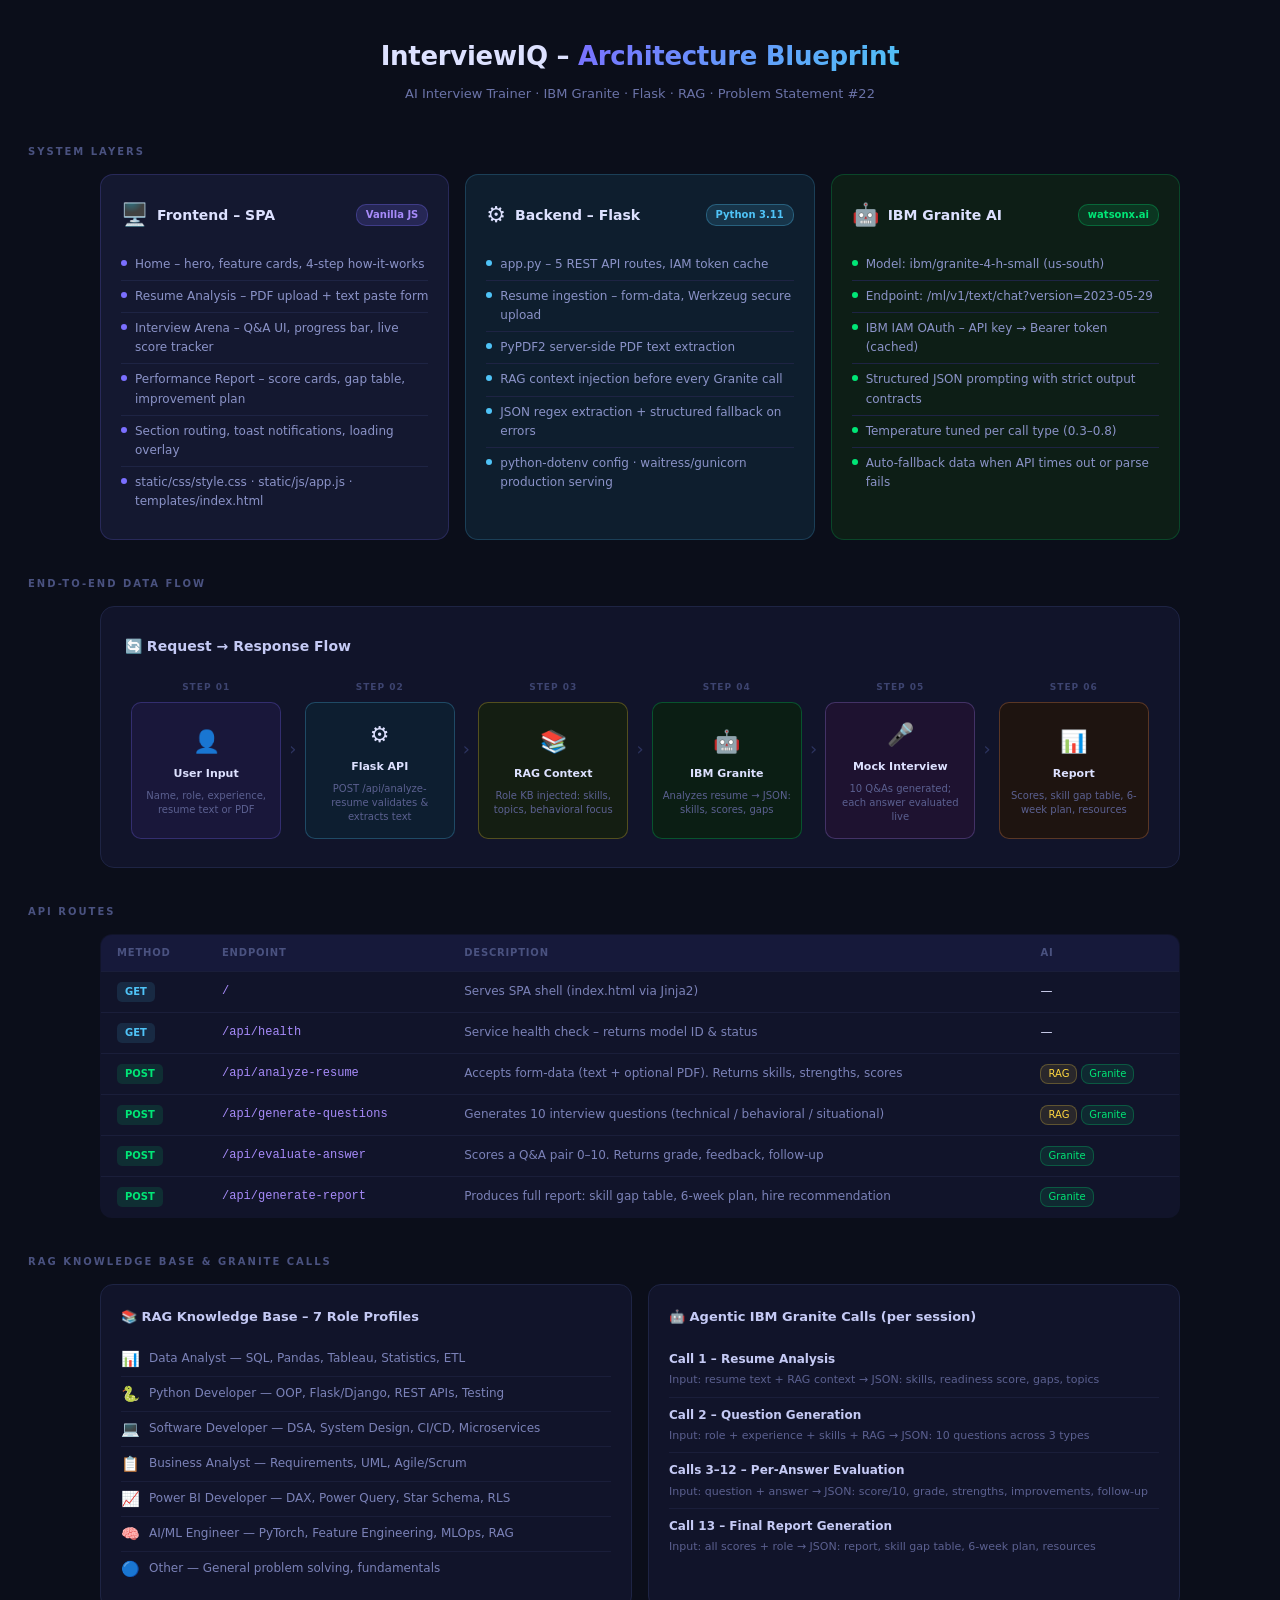
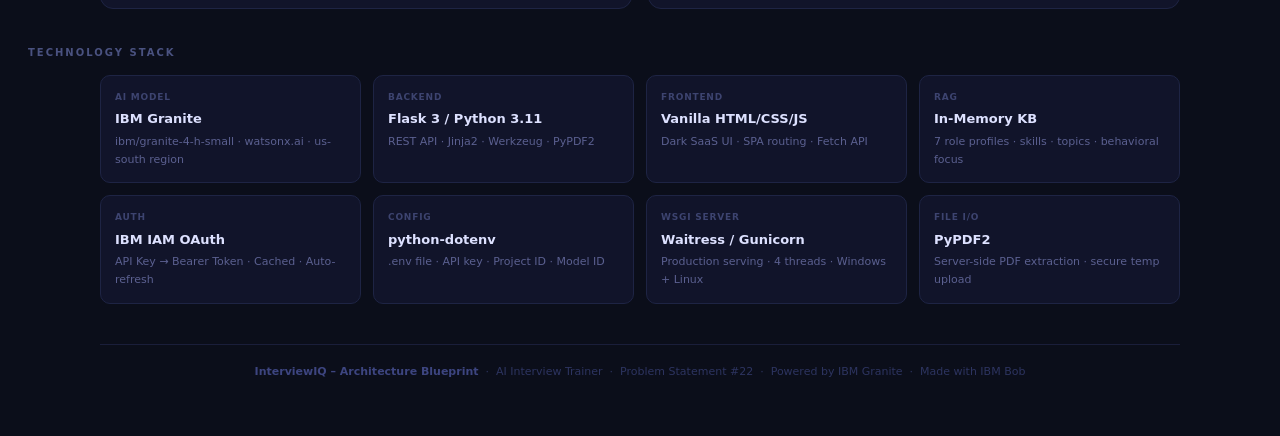
<file: blueprint.html>
<!DOCTYPE html>
<html lang="en">
<head>
<meta charset="UTF-8"/>
<meta name="viewport" content="width=device-width,initial-scale=1.0"/>
<title>InterviewIQ – Architecture Blueprint</title>
<style>
*{box-sizing:border-box;margin:0;padding:0}
body{font-family:-apple-system,"Segoe UI",system-ui,sans-serif;background:#0b0e1a;color:#dde1ff;font-size:13px;line-height:1.6;padding:36px 28px 56px}

/* ── Title ── */
.title-block{text-align:center;margin-bottom:40px}
.title-block h1{font-size:26px;font-weight:800;letter-spacing:-.3px}
.title-block h1 span{background:linear-gradient(135deg,#7b6fff,#4fc3f7);-webkit-background-clip:text;-webkit-text-fill-color:transparent}
.title-block p{color:#6b73a8;font-size:13px;margin-top:6px}

/* ── Section labels ── */
.sec-label{font-size:10px;font-weight:700;letter-spacing:2px;text-transform:uppercase;color:#4a5280;margin:36px 0 14px}

/* ── Layer strip ── */
.layers{display:grid;grid-template-columns:repeat(3,1fr);gap:16px;max-width:1080px;margin:0 auto}
.layer{border-radius:13px;padding:22px 20px}
.layer-fe{background:#141830;border:1px solid #7b6fff33}
.layer-be{background:#0e1e2e;border:1px solid #4fc3f733}
.layer-ai{background:#0d1e16;border:1px solid #00e67633}

.layer-head{display:flex;align-items:center;gap:9px;margin-bottom:16px}
.layer-head .ico{font-size:22px}
.layer-head h2{font-size:14px;font-weight:700}
.layer-head .pill{margin-left:auto;font-size:10px;font-weight:700;padding:2px 9px;border-radius:10px}
.pill-v{background:rgba(123,111,255,.18);color:#a78bfa;border:1px solid rgba(123,111,255,.3)}
.pill-b{background:rgba(79,195,247,.14);color:#4fc3f7;border:1px solid rgba(79,195,247,.3)}
.pill-g{background:rgba(0,230,118,.12);color:#00e676;border:1px solid rgba(0,230,118,.28)}

.item{display:flex;gap:8px;padding:6px 0;border-bottom:1px solid #1e2444;font-size:12px;color:#8b93c8}
.item:last-child{border-bottom:none}
.dot{width:6px;height:6px;border-radius:50%;flex-shrink:0;margin-top:5px}
.dv{background:#7b6fff}.db{background:#4fc3f7}.dg{background:#00e676}.dy{background:#ffd740}.dr{background:#ff5252}

/* ── Data-flow diagram ── */
.flow-wrap{max-width:1080px;margin:0 auto}
.flow-diagram{background:#11142a;border:1px solid #1e2444;border-radius:14px;padding:28px 24px}
.flow-diagram h2{font-size:14px;font-weight:700;margin-bottom:22px;color:#c5caf5}

.flow-steps{display:flex;align-items:stretch;gap:0}
.fstep{flex:1;display:flex;flex-direction:column;align-items:center;text-align:center;padding:0 6px}
.fbox{border-radius:10px;padding:14px 10px;width:100%;flex:1;display:flex;flex-direction:column;align-items:center;justify-content:center;gap:6px}
.fbox-user {background:#19173a;border:1px solid #7b6fff44}
.fbox-be   {background:#0d1e30;border:1px solid #4fc3f744}
.fbox-rag  {background:#141e12;border:1px solid #ffd74044}
.fbox-ai   {background:#0b1e14;border:1px solid #00e67644}
.fbox-eval {background:#1e1230;border:1px solid #a78bfa44}
.fbox-rpt  {background:#1e1410;border:1px solid #ff986044}

.fbox .ficon{font-size:22px}
.fbox .ftitle{font-size:11px;font-weight:700;color:#dde1ff}
.fbox .fdesc{font-size:10px;color:#5b6090;line-height:1.4}

.farrow{display:flex;align-items:center;padding:0 2px;color:#2d3460;font-size:18px;flex-shrink:0;align-self:center;margin-bottom:20px}

.fstep .fnum{font-size:9px;font-weight:700;letter-spacing:1px;color:#3d4470;margin-bottom:8px;text-transform:uppercase}

/* ── API routes ── */
.routes{max-width:1080px;margin:0 auto}
.route-table{width:100%;border-collapse:collapse;background:#11142a;border:1px solid #1e2444;border-radius:12px;overflow:hidden}
.route-table th{background:#16193a;padding:10px 16px;text-align:left;font-size:10px;font-weight:700;letter-spacing:.8px;text-transform:uppercase;color:#4a5280}
.route-table td{padding:10px 16px;border-top:1px solid #1a1e3a;font-size:12px}
.method{font-size:10px;font-weight:800;padding:2px 8px;border-radius:5px;display:inline-block}
.m-post{background:rgba(0,230,118,.12);color:#00e676}
.m-get {background:rgba(79,195,247,.12);color:#4fc3f7}
.route-path{color:#a78bfa;font-family:Consolas,monospace;font-size:12px}
.route-desc{color:#7b82b8}
.rag-tag{background:rgba(255,215,64,.1);color:#ffd740;border:1px solid rgba(255,215,64,.25);font-size:10px;padding:1px 7px;border-radius:8px;display:inline-block}
.ai-tag {background:rgba(0,230,118,.1); color:#00e676; border:1px solid rgba(0,230,118,.25);font-size:10px;padding:1px 7px;border-radius:8px;display:inline-block}

/* ── RAG + Granite boxes ── */
.two-col{display:grid;grid-template-columns:1fr 1fr;gap:16px;max-width:1080px;margin:0 auto}
.info-box{background:#11142a;border:1px solid #1e2444;border-radius:13px;padding:22px 20px}
.info-box h2{font-size:13px;font-weight:700;margin-bottom:14px;color:#c5caf5}
.role-row{display:flex;align-items:center;gap:9px;padding:5px 0;border-bottom:1px solid #1a1e3a;font-size:12px;color:#7b82b8}
.role-row:last-child{border-bottom:none}
.role-row .rico{font-size:15px}
.granite-call{padding:8px 0;border-bottom:1px solid #1a1e3a}
.granite-call:last-child{border-bottom:none}
.gc-title{font-size:12px;font-weight:700;color:#c5caf5;margin-bottom:2px}
.gc-detail{font-size:11px;color:#5b6090}

/* ── Tech stack ── */
.tech-grid{display:grid;grid-template-columns:repeat(4,1fr);gap:12px;max-width:1080px;margin:0 auto}
.tech-card{background:#11142a;border:1px solid #1e2444;border-radius:10px;padding:14px}
.tc-layer{font-size:9px;font-weight:700;letter-spacing:.8px;text-transform:uppercase;color:#3d4470;margin-bottom:5px}
.tc-name{font-size:13px;font-weight:700;color:#dde1ff}
.tc-detail{font-size:11px;color:#5b6090;margin-top:3px}

/* ── footer ── */
.footer{max-width:1080px;margin:40px auto 0;border-top:1px solid #1a1e3a;padding-top:18px;text-align:center;font-size:11px;color:#2d3460}
.footer strong{color:#3d4580}

@media(max-width:760px){
  .layers,.two-col,.tech-grid{grid-template-columns:1fr}
  .flow-steps{flex-direction:column;gap:8px}
  .farrow{transform:rotate(90deg)}
  .tech-grid{grid-template-columns:1fr 1fr}
}
</style>
</head>
<body>

<!-- ══ TITLE ══════════════════════════════════════════════════════════════ -->
<div class="title-block">
  <h1>InterviewIQ – <span>Architecture Blueprint</span></h1>
  <p>AI Interview Trainer · IBM Granite · Flask · RAG · Problem Statement #22</p>
</div>

<!-- ══ LAYER OVERVIEW ═════════════════════════════════════════════════════ -->
<div class="sec-label">System Layers</div>
<div class="layers">

  <!-- Frontend -->
  <div class="layer layer-fe">
    <div class="layer-head">
      <span class="ico">🖥️</span>
      <h2>Frontend – SPA</h2>
      <span class="pill pill-v">Vanilla JS</span>
    </div>
    <div class="item"><span class="dot dv"></span>Home – hero, feature cards, 4-step how-it-works</div>
    <div class="item"><span class="dot dv"></span>Resume Analysis – PDF upload + text paste form</div>
    <div class="item"><span class="dot dv"></span>Interview Arena – Q&amp;A UI, progress bar, live score tracker</div>
    <div class="item"><span class="dot dv"></span>Performance Report – score cards, gap table, improvement plan</div>
    <div class="item"><span class="dot dv"></span>Section routing, toast notifications, loading overlay</div>
    <div class="item"><span class="dot dv"></span>static/css/style.css · static/js/app.js · templates/index.html</div>
  </div>

  <!-- Backend -->
  <div class="layer layer-be">
    <div class="layer-head">
      <span class="ico">⚙️</span>
      <h2>Backend – Flask</h2>
      <span class="pill pill-b">Python 3.11</span>
    </div>
    <div class="item"><span class="dot db"></span>app.py – 5 REST API routes, IAM token cache</div>
    <div class="item"><span class="dot db"></span>Resume ingestion – form-data, Werkzeug secure upload</div>
    <div class="item"><span class="dot db"></span>PyPDF2 server-side PDF text extraction</div>
    <div class="item"><span class="dot db"></span>RAG context injection before every Granite call</div>
    <div class="item"><span class="dot db"></span>JSON regex extraction + structured fallback on errors</div>
    <div class="item"><span class="dot db"></span>python-dotenv config · waitress/gunicorn production serving</div>
  </div>

  <!-- AI -->
  <div class="layer layer-ai">
    <div class="layer-head">
      <span class="ico">🤖</span>
      <h2>IBM Granite AI</h2>
      <span class="pill pill-g">watsonx.ai</span>
    </div>
    <div class="item"><span class="dot dg"></span>Model: ibm/granite-4-h-small (us-south)</div>
    <div class="item"><span class="dot dg"></span>Endpoint: /ml/v1/text/chat?version=2023-05-29</div>
    <div class="item"><span class="dot dg"></span>IBM IAM OAuth – API key → Bearer token (cached)</div>
    <div class="item"><span class="dot dg"></span>Structured JSON prompting with strict output contracts</div>
    <div class="item"><span class="dot dg"></span>Temperature tuned per call type (0.3–0.8)</div>
    <div class="item"><span class="dot dg"></span>Auto-fallback data when API times out or parse fails</div>
  </div>

</div>

<!-- ══ DATA FLOW DIAGRAM ═══════════════════════════════════════════════════ -->
<div class="sec-label">End-to-End Data Flow</div>
<div class="flow-wrap">
<div class="flow-diagram">
  <h2>🔄 Request → Response Flow</h2>
  <div class="flow-steps">

    <div class="fstep">
      <div class="fnum">Step 01</div>
      <div class="fbox fbox-user">
        <div class="ficon">👤</div>
        <div class="ftitle">User Input</div>
        <div class="fdesc">Name, role, experience, resume text or PDF</div>
      </div>
    </div>
    <div class="farrow">›</div>

    <div class="fstep">
      <div class="fnum">Step 02</div>
      <div class="fbox fbox-be">
        <div class="ficon">⚙️</div>
        <div class="ftitle">Flask API</div>
        <div class="fdesc">POST /api/analyze-resume validates &amp; extracts text</div>
      </div>
    </div>
    <div class="farrow">›</div>

    <div class="fstep">
      <div class="fnum">Step 03</div>
      <div class="fbox fbox-rag">
        <div class="ficon">📚</div>
        <div class="ftitle">RAG Context</div>
        <div class="fdesc">Role KB injected: skills, topics, behavioral focus</div>
      </div>
    </div>
    <div class="farrow">›</div>

    <div class="fstep">
      <div class="fnum">Step 04</div>
      <div class="fbox fbox-ai">
        <div class="ficon">🤖</div>
        <div class="ftitle">IBM Granite</div>
        <div class="fdesc">Analyzes resume → JSON: skills, scores, gaps</div>
      </div>
    </div>
    <div class="farrow">›</div>

    <div class="fstep">
      <div class="fnum">Step 05</div>
      <div class="fbox fbox-eval">
        <div class="ficon">🎤</div>
        <div class="ftitle">Mock Interview</div>
        <div class="fdesc">10 Q&amp;As generated; each answer evaluated live</div>
      </div>
    </div>
    <div class="farrow">›</div>

    <div class="fstep">
      <div class="fnum">Step 06</div>
      <div class="fbox fbox-rpt">
        <div class="ficon">📊</div>
        <div class="ftitle">Report</div>
        <div class="fdesc">Scores, skill gap table, 6-week plan, resources</div>
      </div>
    </div>

  </div>
</div>
</div>

<!-- ══ API ROUTES ══════════════════════════════════════════════════════════ -->
<div class="sec-label">API Routes</div>
<div class="routes">
<table class="route-table">
  <thead>
    <tr>
      <th>Method</th><th>Endpoint</th><th>Description</th><th>AI</th>
    </tr>
  </thead>
  <tbody>
    <tr>
      <td><span class="method m-get">GET</span></td>
      <td class="route-path">/</td>
      <td class="route-desc">Serves SPA shell (index.html via Jinja2)</td>
      <td>—</td>
    </tr>
    <tr>
      <td><span class="method m-get">GET</span></td>
      <td class="route-path">/api/health</td>
      <td class="route-desc">Service health check – returns model ID &amp; status</td>
      <td>—</td>
    </tr>
    <tr>
      <td><span class="method m-post">POST</span></td>
      <td class="route-path">/api/analyze-resume</td>
      <td class="route-desc">Accepts form-data (text + optional PDF). Returns skills, strengths, scores</td>
      <td><span class="rag-tag">RAG</span> <span class="ai-tag">Granite</span></td>
    </tr>
    <tr>
      <td><span class="method m-post">POST</span></td>
      <td class="route-path">/api/generate-questions</td>
      <td class="route-desc">Generates 10 interview questions (technical / behavioral / situational)</td>
      <td><span class="rag-tag">RAG</span> <span class="ai-tag">Granite</span></td>
    </tr>
    <tr>
      <td><span class="method m-post">POST</span></td>
      <td class="route-path">/api/evaluate-answer</td>
      <td class="route-desc">Scores a Q&amp;A pair 0–10. Returns grade, feedback, follow-up</td>
      <td><span class="ai-tag">Granite</span></td>
    </tr>
    <tr>
      <td><span class="method m-post">POST</span></td>
      <td class="route-path">/api/generate-report</td>
      <td class="route-desc">Produces full report: skill gap table, 6-week plan, hire recommendation</td>
      <td><span class="ai-tag">Granite</span></td>
    </tr>
  </tbody>
</table>
</div>

<!-- ══ RAG KB + GRANITE CALLS ═════════════════════════════════════════════ -->
<div class="sec-label">RAG Knowledge Base &amp; Granite Calls</div>
<div class="two-col">

  <div class="info-box">
    <h2>📚 RAG Knowledge Base – 7 Role Profiles</h2>
    <div class="role-row"><span class="rico">📊</span>Data Analyst — SQL, Pandas, Tableau, Statistics, ETL</div>
    <div class="role-row"><span class="rico">🐍</span>Python Developer — OOP, Flask/Django, REST APIs, Testing</div>
    <div class="role-row"><span class="rico">💻</span>Software Developer — DSA, System Design, CI/CD, Microservices</div>
    <div class="role-row"><span class="rico">📋</span>Business Analyst — Requirements, UML, Agile/Scrum</div>
    <div class="role-row"><span class="rico">📈</span>Power BI Developer — DAX, Power Query, Star Schema, RLS</div>
    <div class="role-row"><span class="rico">🧠</span>AI/ML Engineer — PyTorch, Feature Engineering, MLOps, RAG</div>
    <div class="role-row"><span class="rico">🔵</span>Other — General problem solving, fundamentals</div>
  </div>

  <div class="info-box">
    <h2>🤖 Agentic IBM Granite Calls (per session)</h2>
    <div class="granite-call">
      <div class="gc-title">Call 1 – Resume Analysis</div>
      <div class="gc-detail">Input: resume text + RAG context → JSON: skills, readiness score, gaps, topics</div>
    </div>
    <div class="granite-call">
      <div class="gc-title">Call 2 – Question Generation</div>
      <div class="gc-detail">Input: role + experience + skills + RAG → JSON: 10 questions across 3 types</div>
    </div>
    <div class="granite-call">
      <div class="gc-title">Calls 3–12 – Per-Answer Evaluation</div>
      <div class="gc-detail">Input: question + answer → JSON: score/10, grade, strengths, improvements, follow-up</div>
    </div>
    <div class="granite-call">
      <div class="gc-title">Call 13 – Final Report Generation</div>
      <div class="gc-detail">Input: all scores + role → JSON: report, skill gap table, 6-week plan, resources</div>
    </div>
  </div>

</div>

<!-- ══ TECH STACK ══════════════════════════════════════════════════════════ -->
<div class="sec-label">Technology Stack</div>
<div class="tech-grid">
  <div class="tech-card">
    <div class="tc-layer">AI Model</div>
    <div class="tc-name">IBM Granite</div>
    <div class="tc-detail">ibm/granite-4-h-small · watsonx.ai · us-south region</div>
  </div>
  <div class="tech-card">
    <div class="tc-layer">Backend</div>
    <div class="tc-name">Flask 3 / Python 3.11</div>
    <div class="tc-detail">REST API · Jinja2 · Werkzeug · PyPDF2</div>
  </div>
  <div class="tech-card">
    <div class="tc-layer">Frontend</div>
    <div class="tc-name">Vanilla HTML/CSS/JS</div>
    <div class="tc-detail">Dark SaaS UI · SPA routing · Fetch API</div>
  </div>
  <div class="tech-card">
    <div class="tc-layer">RAG</div>
    <div class="tc-name">In-Memory KB</div>
    <div class="tc-detail">7 role profiles · skills · topics · behavioral focus</div>
  </div>
  <div class="tech-card">
    <div class="tc-layer">Auth</div>
    <div class="tc-name">IBM IAM OAuth</div>
    <div class="tc-detail">API Key → Bearer Token · Cached · Auto-refresh</div>
  </div>
  <div class="tech-card">
    <div class="tc-layer">Config</div>
    <div class="tc-name">python-dotenv</div>
    <div class="tc-detail">.env file · API key · Project ID · Model ID</div>
  </div>
  <div class="tech-card">
    <div class="tc-layer">WSGI Server</div>
    <div class="tc-name">Waitress / Gunicorn</div>
    <div class="tc-detail">Production serving · 4 threads · Windows + Linux</div>
  </div>
  <div class="tech-card">
    <div class="tc-layer">File I/O</div>
    <div class="tc-name">PyPDF2</div>
    <div class="tc-detail">Server-side PDF extraction · secure temp upload</div>
  </div>
</div>

<div class="footer">
  <strong>InterviewIQ – Architecture Blueprint</strong> &nbsp;·&nbsp; AI Interview Trainer &nbsp;·&nbsp; Problem Statement #22 &nbsp;·&nbsp; Powered by IBM Granite &nbsp;·&nbsp; Made with IBM Bob
</div>

</body>
</html>
</file>
